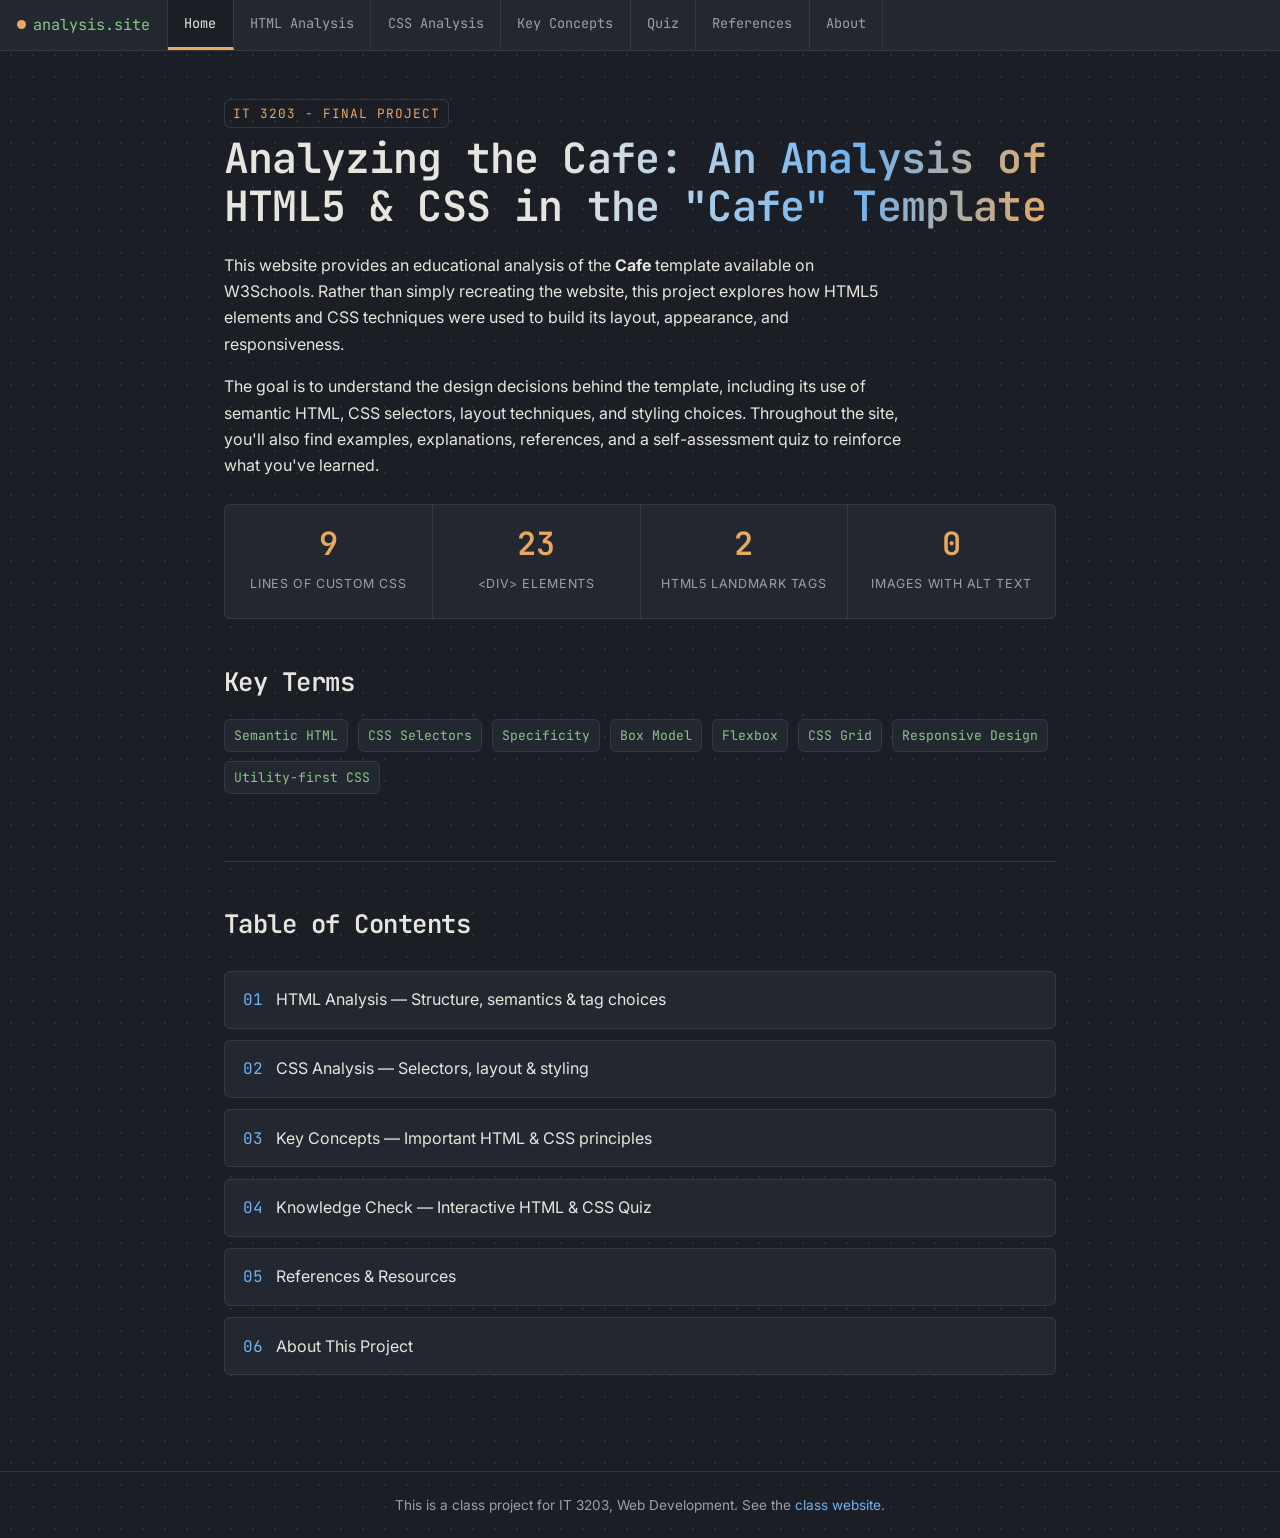
<file: index.html>
<!DOCTYPE html>
<html lang="en">
<head>
  <meta charset="UTF-8">
  <meta name="viewport" content="width=device-width, initial-scale=1">
  <title>Analyzing the Cafe | Home</title>

  <link rel="stylesheet" href="style.css">
  <link href="https://fonts.googleapis.com/css2?family=JetBrains+Mono:wght@400;600&family=Inter:wght@400;500;600&display=swap" rel="stylesheet">
</head>

<body>

<div class="page">

  <!-- Navigation -->

  <nav class="tabbar">
    <div class="brand">
      <span class="dot"></span>
      analysis.site
    </div>

    <a class="tab active" href="index.html">Home</a>
    <a class="tab" href="html-analysis.html">HTML Analysis</a>
    <a class="tab" href="css-analysis.html">CSS Analysis</a>
    <a class="tab" href="key-concepts.html">Key Concepts</a>
    <a class="tab" href="quiz.html">Quiz</a>
    <a class="tab" href="references.html">References</a>
    <a class="tab" href="about.html">About</a>
  </nav>

  <main>

    <span class="eyebrow">
      IT 3203 - Final Project
    </span>

    <h1>
      Analyzing the Cafe: An Analysis of HTML5 &amp; CSS in the "Cafe" Template
    </h1>

    <p>
      This website provides an educational analysis of the
      <strong>Cafe</strong> template available on W3Schools.
      Rather than simply recreating the website, this project explores how
      HTML5 elements and CSS techniques were used to build its layout,
      appearance, and responsiveness.
    </p>

    <p>
      The goal is to understand the design decisions behind the template,
      including its use of semantic HTML, CSS selectors, layout techniques,
      and styling choices. Throughout the site, you'll also find examples,
      explanations, references, and a self-assessment quiz to reinforce
      what you've learned.
    </p>

    <!-- Statistics -->

    <div class="stat-strip">

      <div class="stat">
        <span class="num">9</span>
        <span class="label">Lines of Custom CSS</span>
      </div>

      <div class="stat">
        <span class="num">23</span>
        <span class="label">&lt;div&gt; Elements</span>
      </div>

      <div class="stat">
        <span class="num">2</span>
        <span class="label">HTML5 Landmark Tags</span>
      </div>

      <div class="stat">
        <span class="num">0</span>
        <span class="label">Images with Alt Text</span>
      </div>

    </div>

    <h2>Key Terms</h2>

    <div class="key-terms">
      <span>Semantic HTML</span>
      <span>CSS Selectors</span>
      <span>Specificity</span>
      <span>Box Model</span>
      <span>Flexbox</span>
      <span>CSS Grid</span>
      <span>Responsive Design</span>
      <span>Utility-first CSS</span>
    </div>

    <h2>Table of Contents</h2>

    <div class="toc">

      <a href="html-analysis.html">
        <span class="num">01</span>
        HTML Analysis — Structure, semantics &amp; tag choices
      </a>

      <a href="css-analysis.html">
        <span class="num">02</span>
        CSS Analysis — Selectors, layout &amp; styling
      </a>

      <a href="key-concepts.html">
        <span class="num">03</span>
        Key Concepts — Important HTML &amp; CSS principles
      </a>

      <a href="quiz.html">
        <span class="num">04</span>
        Knowledge Check — Interactive HTML &amp; CSS Quiz
      </a>

      <a href="references.html">
        <span class="num">05</span>
        References &amp; Resources
      </a>

      <a href="about.html">
        <span class="num">06</span>
        About This Project
      </a>

    </div>

  </main>

   <footer>
    This is a class project for IT 3203, Web Development.
    See the <a href="https://ksuweb.github.io/IT3203/" target="_blank" rel="noopener">class website</a>.
  </footer>

</div>

</body>
</html>
</file>
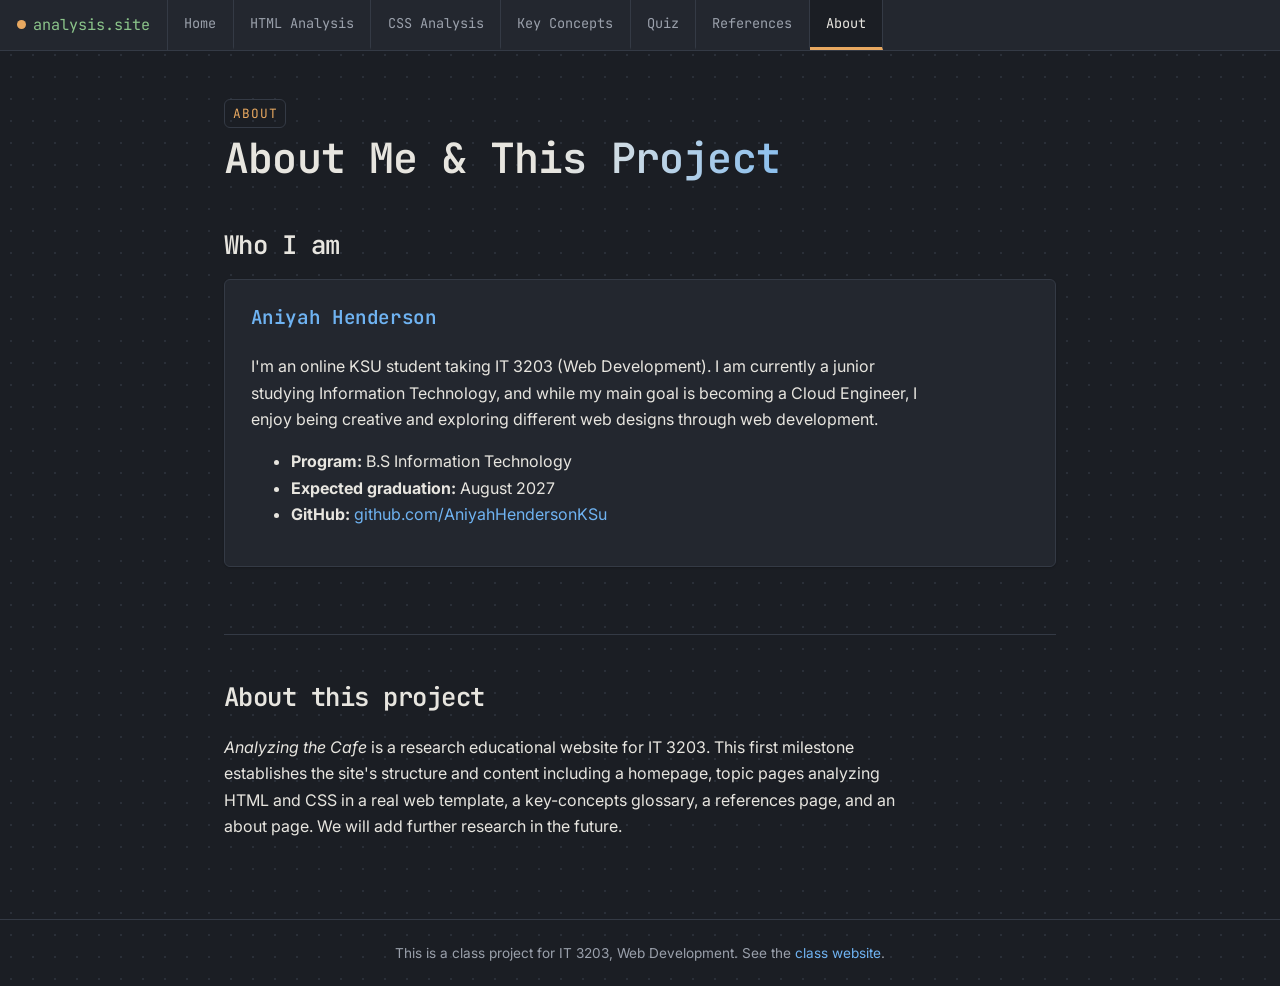
<file: about.html>
<!DOCTYPE html>
<html lang="en">
<head>
  <meta charset="UTF-8">
  <meta name="viewport" content="width=device-width, initial-scale=1">
  <title>Analyzing the Cafe | About</title>
  <link rel="stylesheet" href="style.css">
  <link href="https://fonts.googleapis.com/css2?family=JetBrains+Mono:wght@400;600&amp;family=Inter:wght@400;500;600&amp;display=swap" rel="stylesheet">
</head>
<body>
<div class="page">

  <nav class="tabbar">
    <div class="brand"><span class="dot"></span> analysis.site</div>
    <a class="tab" href="index.html">Home</a>
    <a class="tab" href="html-analysis.html">HTML Analysis</a>
    <a class="tab" href="css-analysis.html">CSS Analysis</a>
    <a class="tab" href="key-concepts.html">Key Concepts</a>
    <a class="tab" href="quiz.html">Quiz</a>
    <a class="tab" href="references.html">References</a>
    <a class="tab active" href="about.html">About</a>
  </nav>

  <main>
    <span class="eyebrow">About</span>
    <h1>About Me &amp; This Project</h1>

    <h2>Who I am</h2>
    <div class="card">
      <h3>Aniyah Henderson</h3>
     <p>
  I'm an online KSU student taking IT 3203 (Web Development). I am currently a junior studying
  Information Technology, and while my main goal is becoming a Cloud Engineer, I enjoy being creative and exploring different web designs through web development.
     </p>
      <ul>
        <li><strong>Program:</strong> B.S Information Technology </li>
        <li><strong>Expected graduation:</strong> August 2027 </li>
        <li><strong>GitHub:</strong> <a href="https://github.com/AniyahHendersonKSU" target="_blank" rel="noopener">github.com/AniyahHendersonKSu</a></li>
      </ul>
    </div>

    <h2>About this project</h2>
    <p>
      <em>Analyzing the Cafe</em> is a research educational website
      for IT 3203. This first milestone establishes the site's structure
      and content including a homepage, topic pages analyzing HTML and CSS in
      a real web template, a key-concepts glossary, a references page,
      and an about page. We will add further research in the future.
    </p>

  </main>

  <footer>
    This is a class project for IT 3203, Web Development.
    See the <a href="https://ksuweb.github.io/IT3203/" target="_blank" rel="noopener">class website</a>.
  </footer>

</div>
</body>
</html>
</file>
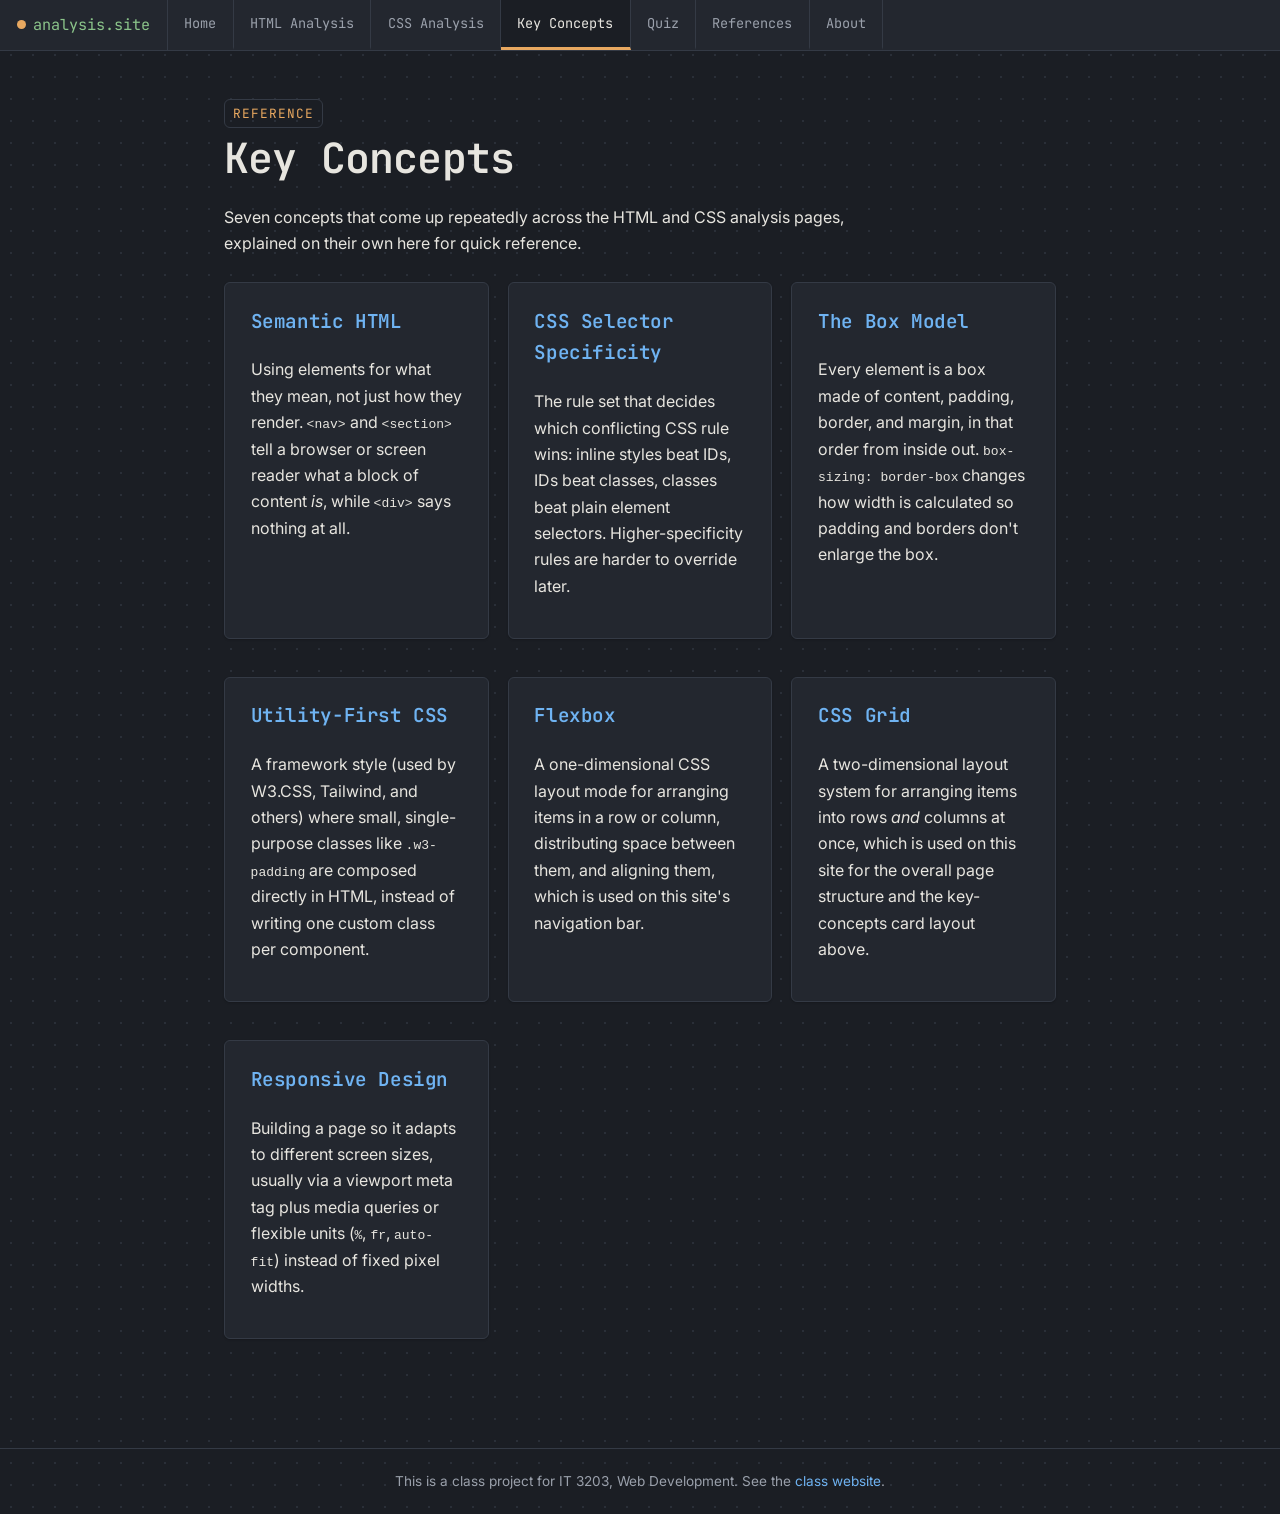
<file: key-concepts.html>
<!DOCTYPE html>
<html lang="en">
<head>
  <meta charset="UTF-8">
  <meta name="viewport" content="width=device-width, initial-scale=1">
  <title>Analyzing the Cafe | Key Concepts</title>
  <link rel="stylesheet" href="style.css">
  <link href="https://fonts.googleapis.com/css2?family=JetBrains+Mono:wght@400;600&amp;family=Inter:wght@400;500;600&amp;display=swap" rel="stylesheet">
</head>
<body>
<div class="page">

  <nav class="tabbar">
    <div class="brand"><span class="dot"></span> analysis.site</div>
    <a class="tab" href="index.html">Home</a>
    <a class="tab" href="html-analysis.html">HTML Analysis</a>
    <a class="tab" href="css-analysis.html">CSS Analysis</a>
    <a class="tab active" href="key-concepts.html">Key Concepts</a>
    <a class="tab" href="quiz.html">Quiz</a>
    <a class="tab" href="references.html">References</a>
    <a class="tab" href="about.html">About</a>
  </nav>

  <main>
    <span class="eyebrow">Reference</span>
    <h1>Key Concepts</h1>
    <p>
      Seven concepts that come up repeatedly across the HTML and CSS
      analysis pages, explained on their own here for quick reference.
    </p>

    <div class="concept-grid">

      <div class="card">
        <h3>Semantic HTML</h3>
        <p>
          Using elements for what they mean, not just how they render.
          <code>&lt;nav&gt;</code> and <code>&lt;section&gt;</code> tell a
          browser or screen reader what a block of content <em>is</em>,
          while <code>&lt;div&gt;</code> says nothing at all.
        </p>
      </div>

      <div class="card">
        <h3>CSS Selector Specificity</h3>
        <p>
          The rule set that decides which conflicting CSS rule wins:
          inline styles beat IDs, IDs beat classes, classes beat plain
          element selectors. Higher-specificity rules are harder to
          override later.
        </p>
      </div>

      <div class="card">
        <h3>The Box Model</h3>
        <p>
          Every element is a box made of content, padding, border, and
          margin, in that order from inside out. <code>box-sizing: border-box</code>
          changes how width is calculated so padding and borders don't
          enlarge the box.
        </p>
      </div>

      <div class="card">
        <h3>Utility-First CSS</h3>
        <p>
          A framework style (used by W3.CSS, Tailwind, and others) where
          small, single-purpose classes like <code>.w3-padding</code> are
          composed directly in HTML, instead of writing one custom class
          per component.
        </p>
      </div>

      <div class="card">
        <h3>Flexbox</h3>
        <p>
          A one-dimensional CSS layout mode for arranging items in a row
          or column, distributing space between them, and aligning them,
          which is used on this site's navigation bar.
        </p>
      </div>

      <div class="card">
        <h3>CSS Grid</h3>
        <p>
          A two-dimensional layout system for arranging items into rows
          <em>and</em> columns at once, which is used on this site for the overall
          page structure and the key-concepts card layout above.
        </p>
      </div>

      <div class="card">
        <h3>Responsive Design</h3>
        <p>
          Building a page so it adapts to different screen sizes, usually
          via a viewport meta tag plus media queries or flexible units
          (<code>%</code>, <code>fr</code>, <code>auto-fit</code>) instead
          of fixed pixel widths.
        </p>
      </div>

    </div>
  </main>

  <footer>
    This is a class project for IT 3203, Web Development.
    See the <a href="https://ksuweb.github.io/IT3203/" target="_blank" rel="noopener">class website</a>.
  </footer>

</div>
</body>
</html>
</file>
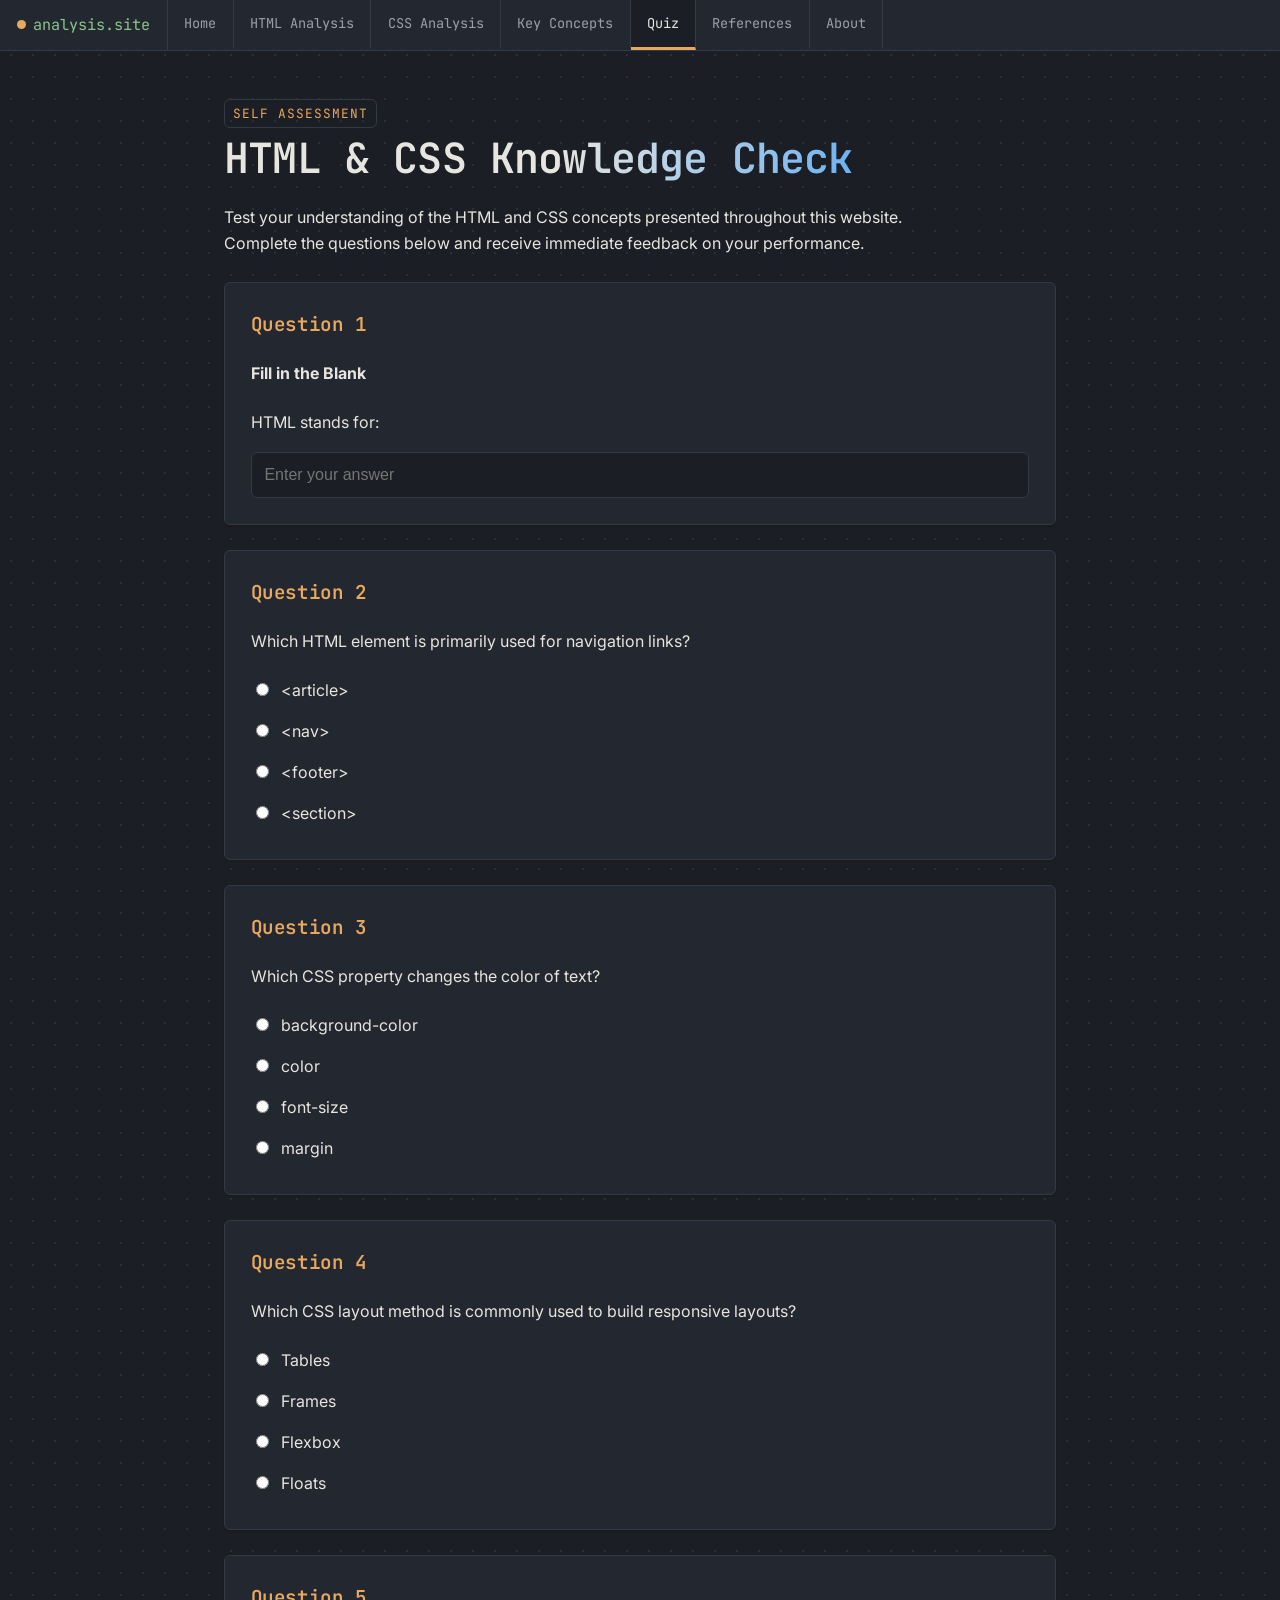
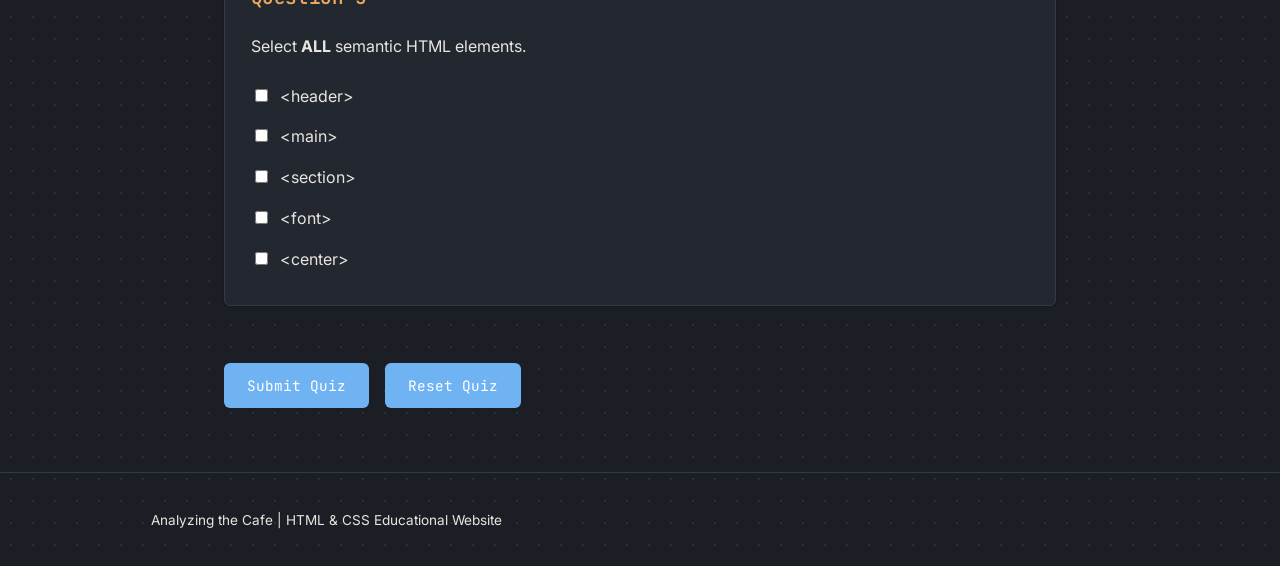
<file: quiz.html>
<!DOCTYPE html>
<html lang="en">

<head>
    <meta charset="UTF-8">
    <meta name="viewport" content="width=device-width, initial-scale=1.0">
    <title>Analyzing the Cafe | Quiz</title>

    <!-- Shared stylesheet -->
    <link rel="stylesheet" href="style.css">
    <link href="https://fonts.googleapis.com/css2?family=JetBrains+Mono:wght@400;600&family=Inter:wght@400;500;600&display=swap" rel="stylesheet">

    <!-- Quiz functionality -->
    <script src="script.js" defer></script>
</head>

<body>

<div class="page">

    <!-- =========================
         Navigation
    ========================== -->

    <nav class="tabbar">

        <div class="brand">
            <span class="dot"></span>
            analysis.site
        </div>

        <a class="tab" href="index.html">Home</a>
        <a class="tab" href="html-analysis.html">HTML Analysis</a>
        <a class="tab" href="css-analysis.html">CSS Analysis</a>
        <a class="tab" href="key-concepts.html">Key Concepts</a>
        <a class="tab active" href="quiz.html">Quiz</a>
        <a class="tab" href="references.html">References</a>
        <a class="tab" href="about.html">About</a>

    </nav>

    <!-- =========================
         Main Content
    ========================== -->

    <main>

        <span class="eyebrow">
            Self Assessment
        </span>

        <h1>HTML & CSS Knowledge Check</h1>

        <p class="quiz-intro">
            Test your understanding of the HTML and CSS concepts presented throughout this website.
            Complete the questions below and receive immediate feedback on your performance.
        </p>

        <!-- Quiz Form -->

        <form id="quizForm" class="quiz-form">

            <!-- Question 1 -->

            <section class="question-card">

                <h3>Question 1</h3>

                <p>
                    <strong>Fill in the Blank</strong>
                </p>

                <label for="htmlAnswer">
                    HTML stands for:
                </label>

          <input
           type="text"
           id="htmlAnswer"
           name="htmlAnswer"
           placeholder="Enter your answer"
           required>
            </section>

            <!-- Question 2 -->

            <section class="question-card">

                <h3>Question 2</h3>

                <p>
                    Which HTML element is primarily used for navigation links?
                </p>

                <label>
                    <input type="radio" name="q2" value="article">
                    &lt;article&gt;
                </label>

                <label>
                    <input type="radio" name="q2" value="nav">
                    &lt;nav&gt;
                </label>

                <label>
                    <input type="radio" name="q2" value="footer">
                    &lt;footer&gt;
                </label>

                <label>
                    <input type="radio" name="q2" value="section">
                    &lt;section&gt;
                </label>

            </section>

            <!-- Question 3 -->

            <section class="question-card">

                <h3>Question 3</h3>

                <p>
                    Which CSS property changes the color of text?
                </p>

                <label>
                    <input type="radio" name="q3" value="background">
                    background-color
                </label>

                <label>
                    <input type="radio" name="q3" value="color">
                    color
                </label>

                <label>
                    <input type="radio" name="q3" value="fontsize">
                    font-size
                </label>

                <label>
                    <input type="radio" name="q3" value="margin">
                    margin
                </label>

            </section>

            <!-- Question 4 -->

            <section class="question-card">

                <h3>Question 4</h3>

                <p>
                    Which CSS layout method is commonly used to build responsive layouts?
                </p>

                <label>
                    <input type="radio" name="q4" value="tables">
                    Tables
                </label>

                <label>
                    <input type="radio" name="q4" value="frames">
                    Frames
                </label>

                <label>
                    <input type="radio" name="q4" value="flexbox">
                    Flexbox
                </label>

                <label>
                    <input type="radio" name="q4" value="floats">
                    Floats
                </label>

            </section>

            <!-- Question 5 -->

            <section class="question-card">

                <h3>Question 5</h3>

                <p>
                    Select <strong>ALL</strong> semantic HTML elements.
                </p>

                <label>
                    <input type="checkbox" name="q5" value="header">
                    &lt;header&gt;
                </label>

                <label>
                    <input type="checkbox" name="q5" value="main">
                    &lt;main&gt;
                </label>

                <label>
                    <input type="checkbox" name="q5" value="section">
                    &lt;section&gt;
                </label>

                <label>
                    <input type="checkbox" name="q5" value="font">
                    &lt;font&gt;
                </label>

                <label>
                    <input type="checkbox" name="q5" value="center">
                    &lt;center&gt;
                </label>

            </section>

            <!-- Buttons -->

            <div class="quiz-buttons">

                <button type="submit">
                    Submit Quiz
                </button>

                <button type="reset" id="resetBtn">
                    Reset Quiz
                </button>

            </div>

        </form>

        <!-- Quiz Results -->

        <section id="results">

            <h2>Quiz Results</h2>

            <div id="resultsContent">

                <!-- JavaScript inserts results here -->

            </div>

        </section>

    </main>

    <!-- Footer -->

    <footer>

        <p>
            Analyzing the Cafe | HTML & CSS Educational Website
        </p>

    </footer>

</div>

</body>

</html>
</file>
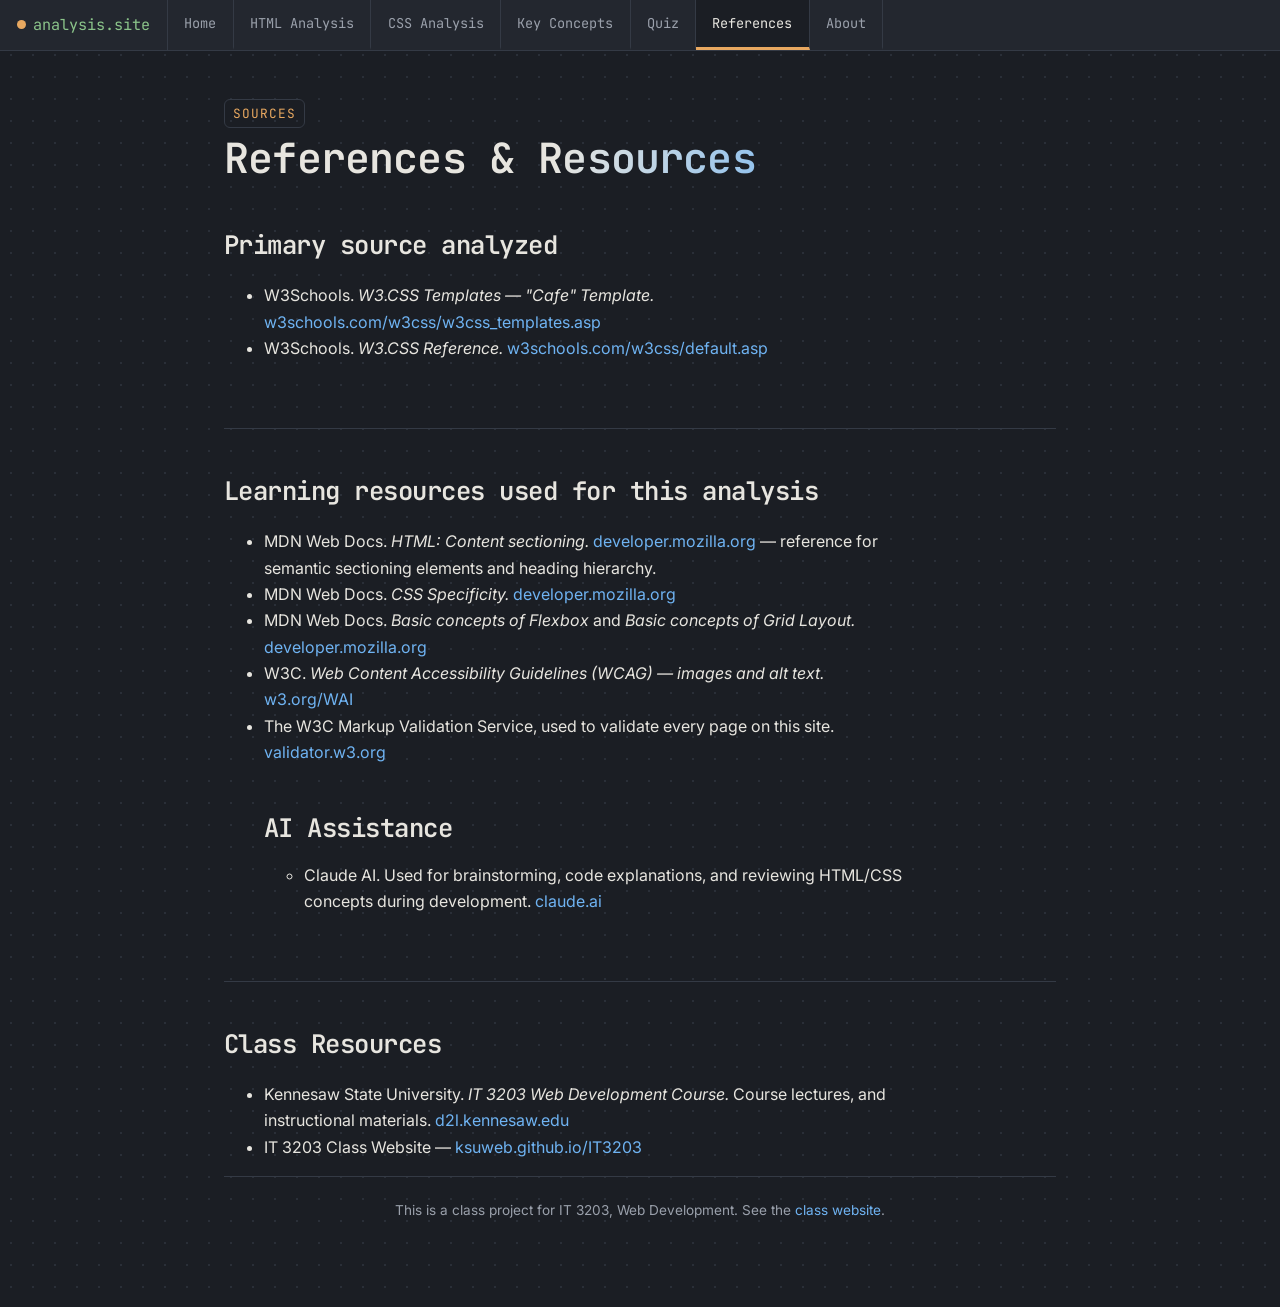
<file: references.html>
<!DOCTYPE html>
<html lang="en">
<head>
  <meta charset="UTF-8">
  <meta name="viewport" content="width=device-width, initial-scale=1">
  <title>Analyzing the Cafe | References</title>
  <link rel="stylesheet" href="style.css">
  <link href="https://fonts.googleapis.com/css2?family=JetBrains+Mono:wght@400;600&amp;family=Inter:wght@400;500;600&amp;display=swap" rel="stylesheet">
</head>
<body>
<div class="page">

  <nav class="tabbar">
    <div class="brand"><span class="dot"></span> analysis.site</div>
    <a class="tab" href="index.html">Home</a>
    <a class="tab" href="html-analysis.html">HTML Analysis</a>
    <a class="tab" href="css-analysis.html">CSS Analysis</a>
    <a class="tab" href="key-concepts.html">Key Concepts</a>
    <a class="tab" href="quiz.html">Quiz</a>
    <a class="tab active" href="references.html">References</a>
    <a class="tab" href="about.html">About</a>
  </nav>

  <main>
    <span class="eyebrow">Sources</span>
    <h1>References &amp; Resources</h1>

    <h2>Primary source analyzed</h2>
    <ul>
      <li>
        W3Schools. <em>W3.CSS Templates — "Cafe" Template.</em>
        <a href="https://www.w3schools.com/w3css/tryw3css_templates_cafe.htm" target="_blank" rel="noopener">
          w3schools.com/w3css/w3css_templates.asp</a>
      </li>
      <li>
        W3Schools. <em>W3.CSS Reference.</em>
        <a href="https://www.w3schools.com/w3css/default.asp" target="_blank" rel="noopener">
          w3schools.com/w3css/default.asp</a>
      </li>
    </ul>

    <h2>Learning resources used for this analysis</h2>
    <ul>
      <li>
        MDN Web Docs. <em>HTML: Content sectioning.</em>
        <a href="https://developer.mozilla.org/en-US/docs/Web/HTML/Element/Heading_Elements" target="_blank" rel="noopener">developer.mozilla.org</a>
        &mdash; reference for semantic sectioning elements and heading hierarchy.
      </li>
      <li>
        MDN Web Docs. <em>CSS Specificity.</em>
        <a href="https://developer.mozilla.org/en-US/docs/Web/CSS/CSS_cascade/Specificity" target="_blank" rel="noopener">developer.mozilla.org</a>
      </li>
      <li>
        MDN Web Docs. <em>Basic concepts of Flexbox</em> and
        <em>Basic concepts of Grid Layout.</em>
        <a href="https://developer.mozilla.org/en-US/docs/Web/CSS/CSS_flexible_box_layout/Basic_concepts_of_flexbox" target="_blank" rel="noopener">developer.mozilla.org</a>
      </li>
      <li>
        W3C. <em>Web Content Accessibility Guidelines (WCAG) — images and alt text.</em>
        <a href="https://www.w3.org/WAI/tutorials/images/" target="_blank" rel="noopener">w3.org/WAI</a>
      </li>
      <li>
        The W3C Markup Validation Service, used to validate every page on this site.
        <a href="https://validator.w3.org/" target="_blank" rel="noopener">validator.w3.org</a>
      </li>
       <h2>AI Assistance</h2>
<ul>
  <li>
    Claude AI. Used for brainstorming, code explanations, and reviewing HTML/CSS concepts during development.
    <a href="https://claude.ai/" target="_blank" rel="noopener">
      claude.ai
    </a>
  </li>
</ul>
    </ul>


<h2>Class Resources</h2>
<ul>
  <li>
    Kennesaw State University. <em>IT 3203 Web Development Course.</em>
    Course lectures, and instructional materials.
    <a href="https://d2l.kennesaw.edu/" target="_blank" rel="noopener">
      d2l.kennesaw.edu
    </a>
  </li>

  <li>
    IT 3203 Class Website —
    <a href="https://ksuweb.github.io/IT3203/" target="_blank" rel="noopener">
      ksuweb.github.io/IT3203
    </a>
  </li>
</ul>

  <footer>
    This is a class project for IT 3203, Web Development.
    See the <a href="https://ksuweb.github.io/IT3203/" target="_blank" rel="noopener">class website</a>.
  </footer>

</div>
</body>
</html>
</file>
<file: style.css>
:root {
  --bg:        #1b1e24;   /* app background   */
  --surface:   #23272f;   /* card / panel bg  */
  --border:    #343a45;   /* hairline borders */
  --text:      #e7e5df;   /* primary text     */
  --text-muted:#9aa0ab;   /* secondary text   */
  --accent-blue:  #6fb3f2; /* links, tags      */
  --accent-amber: #e8a860; /* highlights, CTAs */
  --accent-green: #8bc48a; /* success / labels */
  --radius: 6px;
  --shadow-sm: 0 1px 2px rgba(0, 0, 0, 0.2);
  --shadow-md: 0 8px 24px rgba(0, 0, 0, 0.28);
  --space-1: 0.5em;
  --space-2: 1em;
  --space-3: 1.6em;
  --space-4: 2.6em;
}

/* -------------------------------------------------------------
   1. TYPE SELECTORS (element selectors) — apply broadly by tag
   ------------------------------------------------------------- */
* {
  box-sizing: border-box;
}

body, html {
  margin: 0;
  padding: 0;
  height: 100%;
  color: var(--text);
  font-family: "Inter", "Segoe UI", Arial, sans-serif;
  line-height: 1.65;
 
  background-color: var(--bg);
  background-image: radial-gradient(circle, #2a2f38 1px, transparent 1px);
  background-size: 22px 22px;
}

h1, h2, h3, h4, h5 {
  font-family: "JetBrains Mono", "Courier New", monospace;
  color: var(--text);
  font-weight: 600;
  letter-spacing: -0.02em;
  margin-top: 0;
}

h1 {
  font-size: 2.6rem;
  line-height: 1.15;
  margin-bottom: 0.5em;
  /* Signature title treatment: a two-color gradient across the text,
     nodding to syntax highlighting without overusing color elsewhere. */
  background: linear-gradient(100deg, var(--text) 40%, var(--accent-blue) 75%, var(--accent-amber) 100%);
  -webkit-background-clip: text;
  background-clip: text;
  -webkit-text-fill-color: transparent;
}

h2 {
  font-size: 1.6rem;
  margin-bottom: 0.5em;
  margin-top: var(--space-4);
  padding-top: var(--space-3);
  border-top: 1px solid var(--border);
}

main h2:first-of-type {
  border-top: none;
  padding-top: 0;
  margin-top: var(--space-3);
}

h3 { font-size: 1.2rem; color: var(--accent-blue); }

p {
  color: var(--text);
  max-width: 68ch;
}

ul, ol {
  color: var(--text);
  max-width: 68ch;
}

a {
  color: var(--accent-blue);
  text-decoration: none;
  border-bottom: 1px solid transparent;
  transition: border-color 0.15s ease, color 0.15s ease;
}

a:hover {
  color: var(--accent-amber);
  border-bottom: 1px solid var(--accent-amber);
}

table {
  border-collapse: collapse;
  width: 100%;
  margin: 1.5em 0;
  font-size: 0.95rem;
}

.table-wrapper {
  width: 100%;
  overflow-x: auto;
  margin: 1.5em 0;
}

th, td {
  border: 1px solid var(--border);
  padding: 0.6em 0.9em;
  text-align: left;
}

th {
  background-color: var(--surface);
  color: var(--accent-amber);
  font-family: "JetBrains Mono", monospace;
  font-weight: 500;
}

tr:hover td {
  background-color: rgba(111, 179, 242, 0.06);
}

img {
  display: block;
  max-width: 100%;
  height: auto;
  margin: 1.5em auto;

  border-radius: var(--radius);
  border: 1px solid var(--border);
}
.page {
  display: grid;
  grid-template-rows: auto 1fr auto;
  min-height: 100vh;
}


.tabbar {
  display: flex;
  flex-wrap: wrap;
  align-items: stretch;
  background-color: var(--surface);
  border-bottom: 1px solid var(--border);
  position: sticky;
  top: 0;
  z-index: 10;
}

.tabbar .brand {
  display: flex;
  align-items: center;
  gap: 0.5em;
  padding: 0 1.1em;
  font-family: "JetBrains Mono", monospace;
  color: var(--accent-green);
  font-size: 0.95rem;
  border-right: 1px solid var(--border);
}

.tabbar .brand .dot {
  width: 9px;
  height: 9px;
  border-radius: 50%;
  background: var(--accent-amber);
  display: inline-block;
}

.tab {
  padding: 0.9em 1.2em;
  font-family: "JetBrains Mono", monospace;
  font-size: 0.85rem;
  color: var(--text-muted);
  border-right: 1px solid var(--border);
  border-bottom: 3px solid transparent;
}

.tab:hover {
  color: var(--text);
  background-color: rgba(255, 255, 255, 0.03);
  border-bottom: 3px solid var(--accent-blue);
}

.tab.active {
  color: var(--text);
  background-color: var(--bg);
  border-bottom: 3px solid var(--accent-amber);
}


main {
  max-width: 880px;
  margin: 0 auto;
  padding: 3em 1.5em 4em;
  width: 100%;
}

#gutter-demo,
.gutter {
  display: flex;
  flex-direction: column;
  gap: 0;
  background-color: var(--surface);
  border: 1px solid var(--border);
  border-radius: var(--radius);
  padding: 0;
  margin: var(--space-3) 0;
  box-shadow: var(--shadow-sm);
  overflow: hidden;
}

.gutter::before {
  content: "";
  display: block;
  height: 2em;
  background: linear-gradient(180deg, #2a2f38, #23272f);
  border-bottom: 1px solid var(--border);
  background-image:
    radial-gradient(circle 5px at 18px 50%, #e8756a 100%, transparent 0),
    radial-gradient(circle 5px at 38px 50%, var(--accent-amber) 100%, transparent 0),
    radial-gradient(circle 5px at 58px 50%, var(--accent-green) 100%, transparent 0);
}

.gutter .row {
  display: flex;
  gap: 1.2em;
  padding: 1.2em 1.6em;
}

.gutter .lines {
  font-family: "JetBrains Mono", monospace;
  color: #4b5160;
  font-size: 0.85rem;
  text-align: right;
  user-select: none;
  border-right: 1px solid var(--border);
  padding-right: 1em;
  line-height: 1.8;
}

.gutter .code {
  font-family: "JetBrains Mono", monospace;
  font-size: 0.85rem;
  color: var(--accent-green);
  line-height: 1.8;
  overflow-x: auto;
}


.eyebrow {
  font-family: "JetBrains Mono", monospace;
  font-size: 0.8rem;
  color: var(--accent-amber);
  text-transform: uppercase;
  letter-spacing: 0.08em;
  margin-bottom: 0.6em;
  display: inline-block;
  border: 1px solid var(--border);
  padding: 0.2em 0.6em;
  border-radius: var(--radius);
}

.card {
  background-color: var(--surface);
  border: 1px solid var(--border);
  border-radius: var(--radius);
  padding: 1.4em 1.6em;
  margin-bottom: 1.2em;
  box-shadow: var(--shadow-sm);
  transition: transform 0.18s ease, box-shadow 0.18s ease, border-color 0.18s ease;
}

.card:hover {
  border-color: var(--accent-blue);
  transform: translateY(-3px);
  box-shadow: var(--shadow-md);
}


.concept-grid {
  display: grid;
  grid-template-columns: repeat(auto-fit, minmax(260px, 1fr));
  gap: 1.2em;
  margin: 1.6em 0;
}

.concept-grid .card h3 {
  margin-top: 0;
}

.toc {
  display: grid;
  gap: 0.7em;
  margin: 1.6em 0 2em;
}

.toc a {
  display: block;
  background-color: var(--surface);
  border: 1px solid var(--border);
  border-radius: var(--radius);
  padding: 0.9em 1.1em;
  color: var(--text);
  border-bottom: 1px solid var(--border);
}

.toc a:hover {
  border-color: var(--accent-amber);
  color: var(--accent-amber);
}

.toc a .num {
  color: var(--accent-blue);
  font-family: "JetBrains Mono", monospace;
  margin-right: 0.6em;
}

.key-terms {
  display: flex;
  flex-wrap: wrap;
  gap: 0.6em;
  margin: 1em 0 2em;
}

.key-terms span {
  font-family: "JetBrains Mono", monospace;
  font-size: 0.82rem;
  background-color: var(--surface);
  border: 1px solid var(--border);
  color: var(--accent-green);
  padding: 0.35em 0.7em;
  border-radius: var(--radius);
}

/* Homepage hero stat strip — real numbers pulled from the analysis
   itself (not placeholder metrics), third demonstration of CSS Grid */
.stat-strip {
  display: grid;
  grid-template-columns: repeat(auto-fit, minmax(160px, 1fr));
  gap: 1px;
  background-color: var(--border);
  border: 1px solid var(--border);
  border-radius: var(--radius);
  overflow: hidden;
  margin: var(--space-3) 0 var(--space-4);
}

.stat-strip .stat {
  background-color: var(--surface);
  padding: 1.4em 1.2em;
  text-align: center;
}

.stat-strip .stat .num {
  display: block;
  font-family: "JetBrains Mono", monospace;
  font-size: 2rem;
  font-weight: 600;
  color: var(--accent-amber);
  line-height: 1;
  margin-bottom: 0.3em;
}

.stat-strip .stat .label {
  font-size: 0.78rem;
  color: var(--text-muted);
  text-transform: uppercase;
  letter-spacing: 0.05em;
}

blockquote {
  border-left: 3px solid var(--accent-amber);
  margin: 1.4em 0;
  padding: 0.2em 0 0.2em 1.2em;
  color: var(--text-muted);
  font-style: italic;
}

.image-caption {
  font-size: 0.9rem;
  color: var(--text-muted);
  margin-top: -0.8em;
}

footer {
  border-top: 1px solid var(--border);
  padding: 1.6em 1.5em;
  text-align: center;
  font-size: 0.85rem;
  color: var(--text-muted);
}

footer a {
  color: var(--accent-blue);
}

@media (max-width:600px){

    h1{
        font-size:1.8rem;
    }

    h2{
        font-size:1.3rem;
    }

    main{
        max-width:100%;
        width:100%;
        padding:1rem;
    }

    body{
        font-size:16px;
    }

    table{
        font-size:.85rem;
    }

    img{
        width:100%;
        height:auto;
    }

    .tab{
         padding:1rem;
         font-size:.95rem;
    }
  
    .tabbar{

        flex-direction:column;

    }

    .tabbar .brand{

        display:none;

    }

    .tab{

        border-right:none;
        text-align:center;

    }

    .gutter{

        flex-direction:column;

    }

    .gutter .lines{

        border-right:none;
        border-bottom:1px solid var(--border);

        padding-right:0;
        padding-bottom:.5em;

        text-align:left;

    }

}

@media (prefers-reduced-motion: reduce) {
  * { transition: none !important; }
}

a:focus-visible,
.tab:focus-visible {
  outline: 2px solid var(--accent-blue);
  outline-offset: 2px;
  border-radius: 2px;
}


/* ==========================================================
   QUIZ PAGE
   ========================================================== */

.quiz-intro {
    margin-bottom: var(--space-3);
}

.quiz-form {
    display: flex;
    flex-direction: column;
    gap: var(--space-3);
}

.question-card {
    background: var(--surface);
    border: 1px solid var(--border);
    border-radius: var(--radius);
    padding: 1.6em;
    box-shadow: var(--shadow-sm);
    transition: 0.2s ease;
}

.question-card:hover {
    border-color: var(--accent-blue);
    box-shadow: var(--shadow-md);
}

.question-card h3 {
    margin-top: 0;
    color: var(--accent-amber);
}

.question-card p {
    margin-bottom: 1em;
}

/* Text box */

.question-card input[type="text"]{
    width:100%;
    padding:0.8em;
    margin-top:.6em;

    background:var(--bg);
    color:var(--text);

    border:1px solid var(--border);
    border-radius:var(--radius);

    font-size:1rem;
}

.question-card input[type="text"]:focus{
    outline:none;
    border-color:var(--accent-blue);
}

/* Radio + Checkbox */

.question-card label{
    display:block;
    padding:.45em 0;
    cursor:pointer;
}

.question-card input[type="radio"],
.question-card input[type="checkbox"]{
    margin-right:.6em;
    accent-color:var(--accent-blue);
}

/* Buttons */

.quiz-buttons{
    display:flex;
    gap:1em;
    margin-top:2em;
}

.quiz-buttons button{

    padding:.9em 1.6em;

    border:none;
    border-radius:var(--radius);

    font-family:"JetBrains Mono", monospace;
    font-size:.9rem;

    cursor:pointer;

    background:var(--accent-blue);
    color:#fff;

    transition:.2s;
}

.quiz-buttons button:hover{

    background:var(--accent-amber);
    color:#111;

}

/* Results */

#results{

    display:none;

    margin-top:2.5em;

    background:var(--surface);

    border:1px solid var(--border);

    border-radius:var(--radius);

    padding:1.8em;

    box-shadow:var(--shadow-md);

}

#results h2{
    margin-top:0;
    border:none;
    padding:0;
}

.score{

    font-size:1.3rem;
    font-weight:bold;
    margin-bottom:1em;

}

.pass{
    color:var(--accent-green);
}

.fail{
    color:#ff7070;
}

.result-card{

    padding:1em;

    margin:1em 0;

    border-left:4px solid var(--border);

    background:rgba(255,255,255,.02);

}

.correct{

    color:var(--accent-green);

}

.incorrect{

    color:#ff7070;

}

.correct-answer{

    color:var(--accent-amber);

    font-family:"JetBrains Mono", monospace;

    margin-top:.4em;

}

@media(max-width:700px){

.quiz-buttons{

    flex-direction:column;

}

.quiz-buttons button{

    width:100%;

}

.question-card{

    padding:1.2em;

}

.question-card label{

    padding:.8em 0;

}

.question-card input[type="radio"],
.question-card input[type="checkbox"]{

    transform:scale(1.2);

}

}


/* ==========================================
   Tablet Layout
========================================== */

@media (max-width:900px){

    main{
        max-width:100%;
        padding:2em;
    }

    .stat-strip{
        grid-template-columns:repeat(2,1fr);
    }

    .concept-grid{
        grid-template-columns:1fr;
    }

}

/* ==========================================
   Small Phones
========================================== */

@media (max-width:500px){

    .stat-strip{
        grid-template-columns:1fr;
    }

}
</file>
